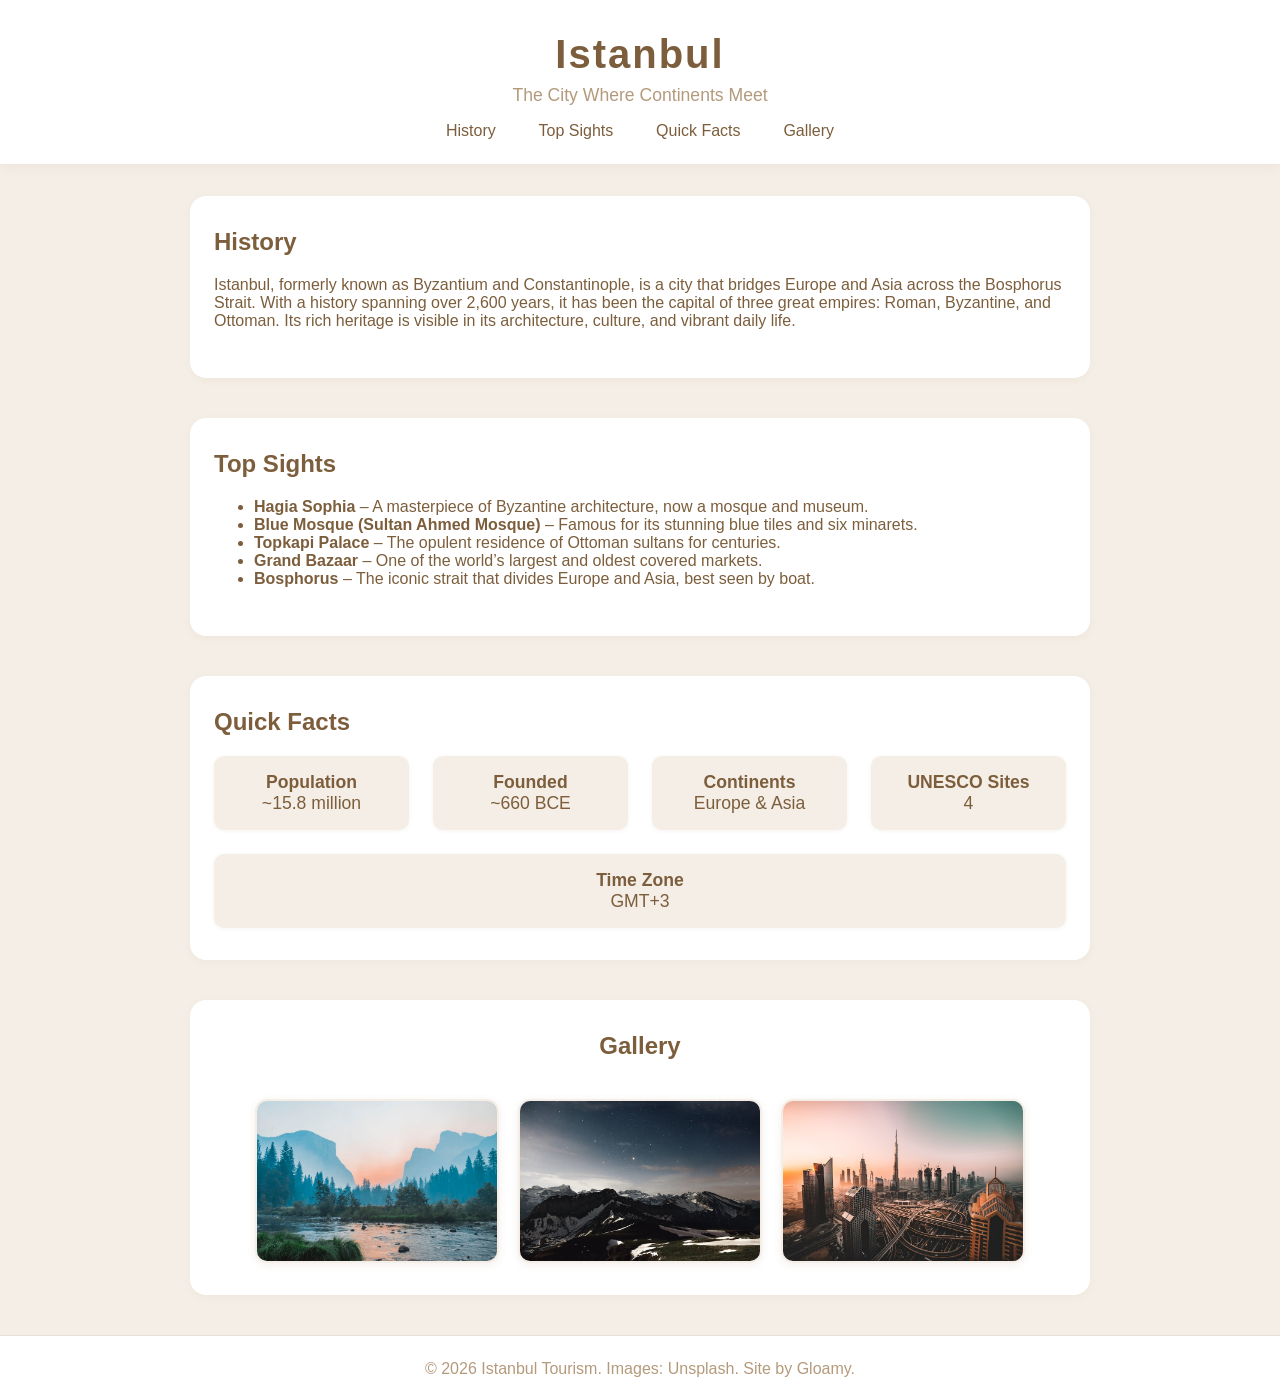
<file: istanbul-tourism/index.html>
<!DOCTYPE html>
<html lang="en">
<head>
  <meta charset="UTF-8" />
  <meta name="viewport" content="width=device-width, initial-scale=1.0" />
  <title>Istanbul Tourism</title>
  <link rel="stylesheet" href="style.css" />
</head>
<body>
  <header>
    <h1>Istanbul</h1>
    <p>The City Where Continents Meet</p>
    <nav>
      <a href="#history">History</a>
      <a href="#sights">Top Sights</a>
      <a href="#facts">Quick Facts</a>
      <a href="#gallery">Gallery</a>
    </nav>
  </header>
  <main>
    <section id="history">
      <h2>History</h2>
      <p>Istanbul, formerly known as Byzantium and Constantinople, is a city that bridges Europe and Asia across the Bosphorus Strait. With a history spanning over 2,600 years, it has been the capital of three great empires: Roman, Byzantine, and Ottoman. Its rich heritage is visible in its architecture, culture, and vibrant daily life.</p>
    </section>
    <section id="sights">
      <h2>Top Sights</h2>
      <ul>
        <li><b>Hagia Sophia</b> – A masterpiece of Byzantine architecture, now a mosque and museum.</li>
        <li><b>Blue Mosque (Sultan Ahmed Mosque)</b> – Famous for its stunning blue tiles and six minarets.</li>
        <li><b>Topkapi Palace</b> – The opulent residence of Ottoman sultans for centuries.</li>
        <li><b>Grand Bazaar</b> – One of the world’s largest and oldest covered markets.</li>
        <li><b>Bosphorus</b> – The iconic strait that divides Europe and Asia, best seen by boat.</li>
      </ul>
    </section>
    <section id="facts">
      <h2>Quick Facts</h2>
      <div class="quick-facts">
        <div class="fact"><b>Population</b><br>~15.8 million</div>
        <div class="fact"><b>Founded</b><br>~660 BCE</div>
        <div class="fact"><b>Continents</b><br>Europe & Asia</div>
        <div class="fact"><b>UNESCO Sites</b><br>4</div>
        <div class="fact"><b>Time Zone</b><br>GMT+3</div>
      </div>
    </section>
    <section id="gallery">
      <h2>Gallery</h2>
      <div id="gallery">
        <img src="images/istanbul1.jpg" alt="Istanbul cityscape" />
        <img src="images/istanbul2.jpg" alt="Hagia Sophia and Blue Mosque" />
        <img src="images/istanbul3.jpg" alt="Bosphorus view" />
      </div>
    </section>
  </main>
  <footer>
    &copy; 2026 Istanbul Tourism. Images: Unsplash. Site by Gloamy.
  </footer>
</body>
</html>
</file>
<file: istanbul-tourism/style.css>
/* Istanbul Tourism Website - Beige/White/Brown Aesthetic */
:root {
  --beige: #f5eee6;
  --white: #fff;
  --brown: #7c5e3c;
  --brown-light: #b49a7c;
}
body {
  background: var(--beige);
  color: var(--brown);
  font-family: 'Segoe UI', 'Helvetica Neue', Arial, sans-serif;
  margin: 0;
  padding: 0;
}
header {
  background: var(--white);
  box-shadow: 0 2px 12px rgba(124,94,60,0.07);
  padding: 2rem 0 1.5rem 0;
  text-align: center;
}
header h1 {
  font-size: 2.5rem;
  margin: 0;
  letter-spacing: 2px;
  color: var(--brown);
}
header p {
  color: var(--brown-light);
  font-size: 1.1rem;
  margin: 0.5rem 0 0 0;
}
nav {
  text-align: center;
  margin-top: 1rem;
}
nav a {
  color: var(--brown);
  text-decoration: none;
  margin: 0 1.2rem;
  font-weight: 500;
  transition: color 0.2s;
}
nav a:hover {
  color: var(--brown-light);
}
main {
  max-width: 900px;
  margin: 2rem auto;
  padding: 0 1.5rem;
}
section {
  margin-bottom: 2.5rem;
  background: var(--white);
  border-radius: 16px;
  box-shadow: 0 2px 8px rgba(124,94,60,0.05);
  padding: 2rem 1.5rem;
}
section h2 {
  color: var(--brown);
  margin-top: 0;
  font-size: 1.5rem;
}
#gallery {
  display: flex;
  gap: 1.2rem;
  flex-wrap: wrap;
  justify-content: center;
}
#gallery img {
  border-radius: 12px;
  width: 240px;
  height: 160px;
  object-fit: cover;
  box-shadow: 0 2px 8px rgba(124,94,60,0.09);
  border: 2px solid var(--beige);
  transition: transform 0.2s, box-shadow 0.2s;
}
#gallery img:hover {
  transform: scale(1.04);
  box-shadow: 0 6px 20px rgba(124,94,60,0.14);
}
.quick-facts {
  display: flex;
  flex-wrap: wrap;
  gap: 1.5rem;
  margin-top: 1.2rem;
}
.fact {
  background: var(--beige);
  color: var(--brown);
  border-radius: 10px;
  padding: 1rem 1.5rem;
  min-width: 140px;
  flex: 1 1 140px;
  text-align: center;
  font-size: 1.1rem;
  box-shadow: 0 1px 4px rgba(124,94,60,0.07);
}
footer {
  text-align: center;
  color: var(--brown-light);
  font-size: 1rem;
  background: var(--white);
  padding: 1.5rem 0 1rem 0;
  margin-top: 2rem;
  border-top: 1px solid #e8e1d9;
}
@media (max-width: 700px) {
  main, section { padding: 1rem; }
  #gallery img { width: 100%; height: 140px; }
  .quick-facts { flex-direction: column; gap: 1rem; }
}
</file>
